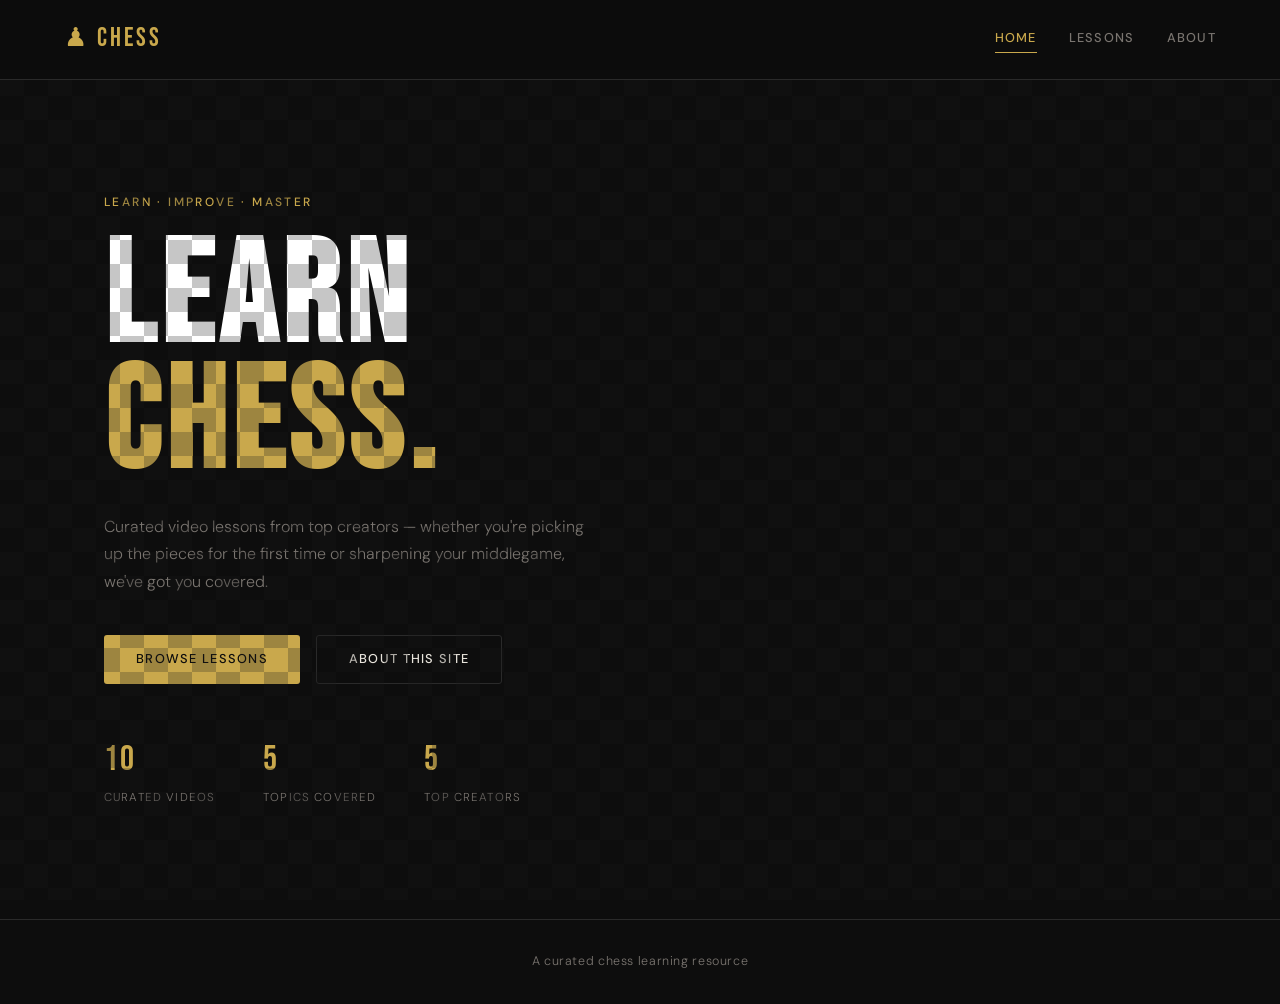
<file: index.html>
<!DOCTYPE html>
<html lang="en">
<head>
  <meta charset="UTF-8">
  <meta name="viewport" content="width=device-width, initial-scale=1.0">
  <title>Chess — Home</title>
  <link rel="stylesheet" href="styles.css">
</head>
<body>

<header>
  <a class="logo" href="index.html">♟ Chess</a>
  <nav>
    <a href="index.html" class="active">Home</a>
    <a href="videos.html">Lessons</a>
    <a href="about.html">About</a>
  </nav>
</header>

<div class="hero">
  <p class="hero-eyebrow">Learn · Improve · Master</p>
  <h1 class="hero-title">Learn<br><span>Chess.</span></h1>
  <p class="hero-desc">
    Curated video lessons from top creators — whether you're picking up the pieces for the first time or sharpening your middlegame, we've got you covered.
  </p>
  <div class="hero-actions">
    <a class="btn btn-primary" href="videos.html">Browse Lessons</a>
    <a class="btn btn-ghost" href="about.html">About This Site</a>
  </div>
  <div class="hero-stat-row">
    <div class="hero-stat">
      <span>10</span>
      <p>Curated Videos</p>
    </div>
    <div class="hero-stat">
      <span>5</span>
      <p>Topics Covered</p>
    </div>
    <div class="hero-stat">
      <span>5</span>
      <p>Top Creators</p>
    </div>
  </div>
</div>

<footer>
  <p>A curated chess learning resource</p>
</footer>

</body>
</html>
</file>
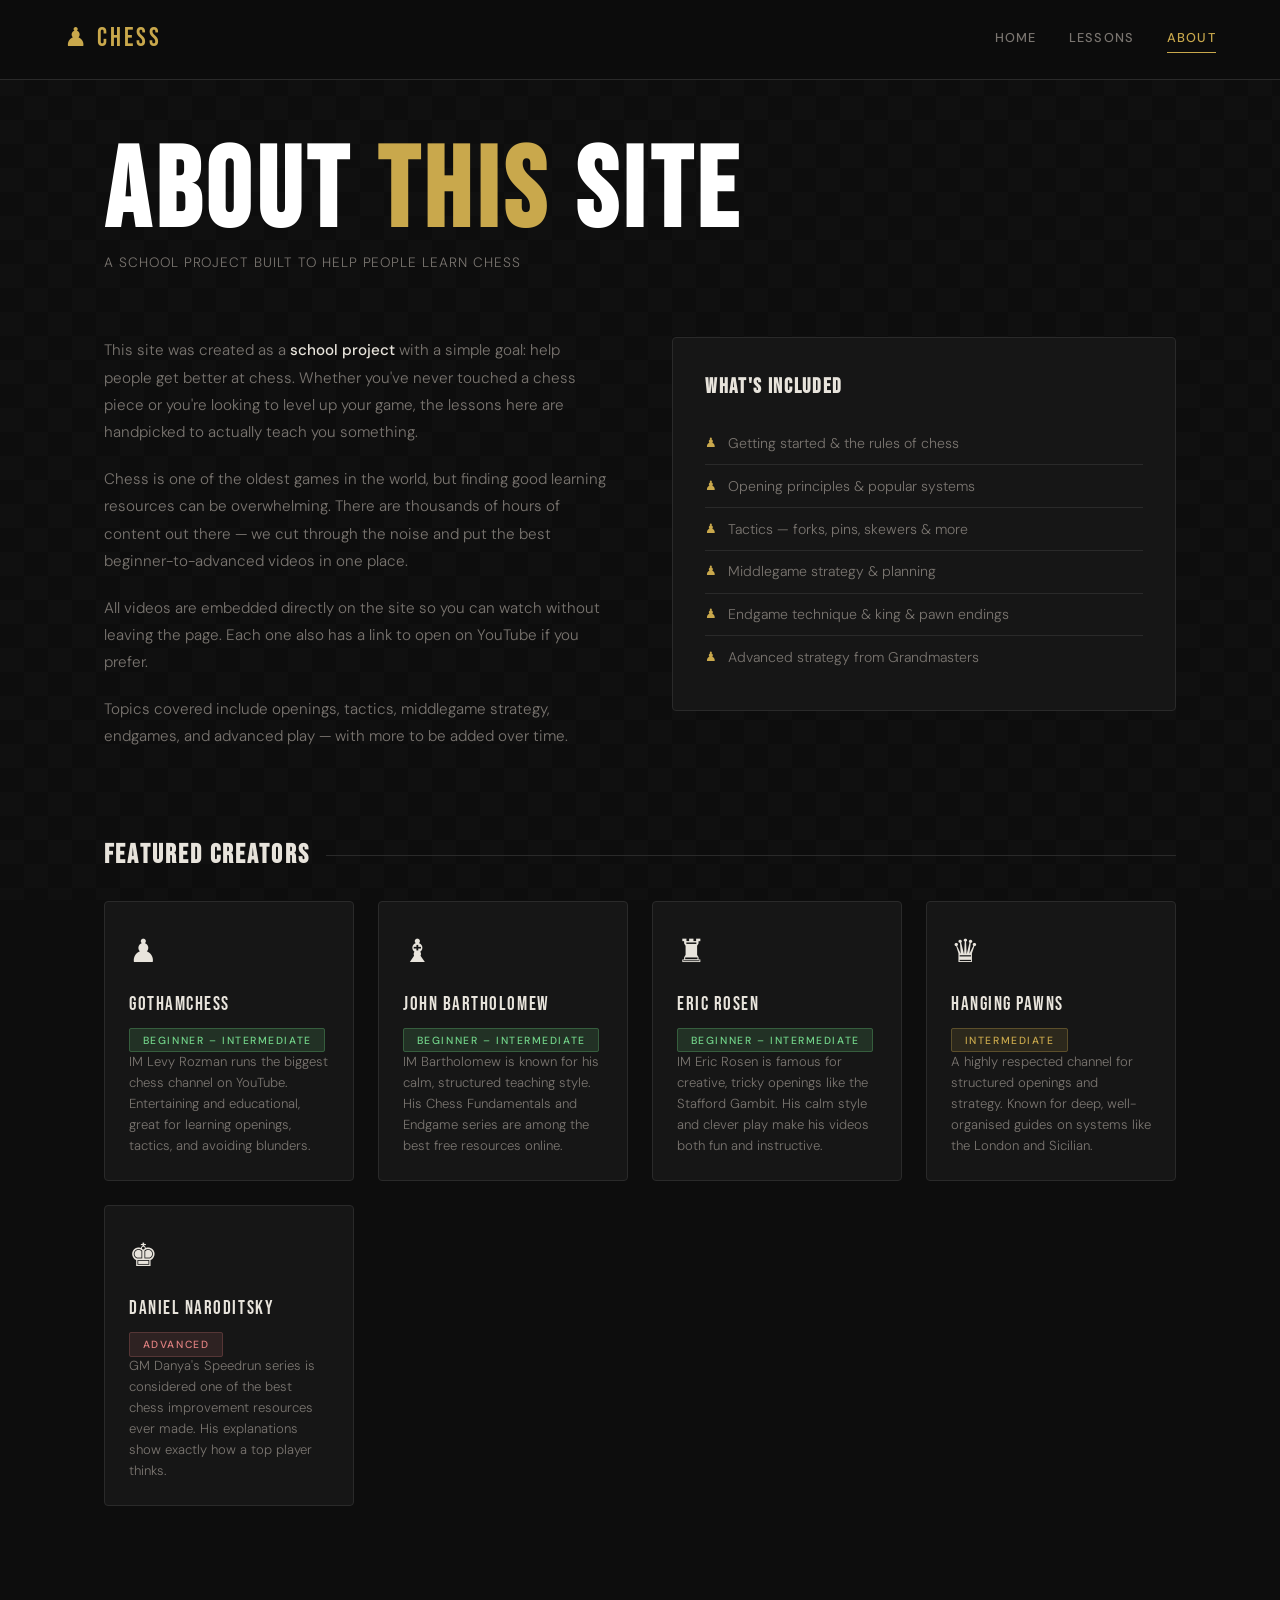
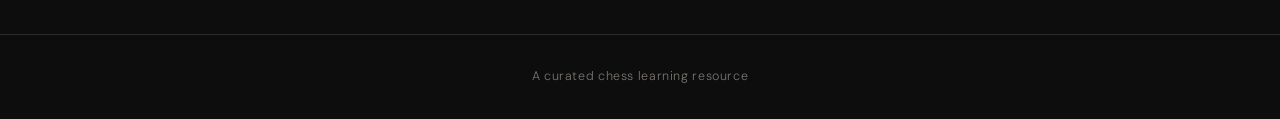
<file: about.html>
<!DOCTYPE html>
<html lang="en">
<head>
  <meta charset="UTF-8">
  <meta name="viewport" content="width=device-width, initial-scale=1.0">
  <title>Chess — About</title>
  <link rel="stylesheet" href="styles.css">
</head>
<body>

<header>
  <a class="logo" href="index.html">♟ Chess</a>
  <nav>
    <a href="index.html">Home</a>
    <a href="videos.html">Lessons</a>
    <a href="about.html" class="active">About</a>
  </nav>
</header>

<main>
  <h1 class="page-title">About <span>This</span> Site</h1>
  <p class="page-subtitle">A school project built to help people learn chess</p>

  <div class="about-grid">
    <div class="about-body">
      <p>
        This site was created as a <strong>school project</strong> with a simple goal: help people get better at chess. Whether you've never touched a chess piece or you're looking to level up your game, the lessons here are handpicked to actually teach you something.
      </p>
      <p>
        Chess is one of the oldest games in the world, but finding good learning resources can be overwhelming. There are thousands of hours of content out there — we cut through the noise and put the best beginner-to-advanced videos in one place.
      </p>
      <p>
        All videos are embedded directly on the site so you can watch without leaving the page. Each one also has a link to open on YouTube if you prefer.
      </p>
      <p>
        Topics covered include openings, tactics, middlegame strategy, endgames, and advanced play — with more to be added over time.
      </p>
    </div>

    <div class="about-card">
      <h3>What's Included</h3>
      <ul>
        <li>Getting started & the rules of chess</li>
        <li>Opening principles & popular systems</li>
        <li>Tactics — forks, pins, skewers & more</li>
        <li>Middlegame strategy & planning</li>
        <li>Endgame technique & king & pawn endings</li>
        <li>Advanced strategy from Grandmasters</li>
      </ul>
    </div>
  </div>

  <div class="section">
    <div class="section-header">
      <h2 class="section-title">Featured Creators</h2>
      <div class="section-line"></div>
    </div>
    <div class="creator-row">

      <div class="creator-card">
        <div class="creator-icon">♟</div>
        <div class="creator-name">GothamChess</div>
        <span class="level-badge beginner">Beginner – Intermediate</span>
        <p class="creator-desc">
          IM Levy Rozman runs the biggest chess channel on YouTube. Entertaining and educational, great for learning openings, tactics, and avoiding blunders.
        </p>
      </div>

      <div class="creator-card">
        <div class="creator-icon">♝</div>
        <div class="creator-name">John Bartholomew</div>
        <span class="level-badge beginner">Beginner – Intermediate</span>
        <p class="creator-desc">
          IM Bartholomew is known for his calm, structured teaching style. His Chess Fundamentals and Endgame series are among the best free resources online.
        </p>
      </div>

      <div class="creator-card">
        <div class="creator-icon">♜</div>
        <div class="creator-name">Eric Rosen</div>
        <span class="level-badge beginner">Beginner – Intermediate</span>
        <p class="creator-desc">
          IM Eric Rosen is famous for creative, tricky openings like the Stafford Gambit. His calm style and clever play make his videos both fun and instructive.
        </p>
      </div>

      <div class="creator-card">
        <div class="creator-icon">♛</div>
        <div class="creator-name">Hanging Pawns</div>
        <span class="level-badge intermediate">Intermediate</span>
        <p class="creator-desc">
          A highly respected channel for structured openings and strategy. Known for deep, well-organised guides on systems like the London and Sicilian.
        </p>
      </div>

      <div class="creator-card">
        <div class="creator-icon">♚</div>
        <div class="creator-name">Daniel Naroditsky</div>
        <span class="level-badge advanced">Advanced</span>
        <p class="creator-desc">
          GM Danya's Speedrun series is considered one of the best chess improvement resources ever made. His explanations show exactly how a top player thinks.
        </p>
      </div>

    </div>
  </div>
</main>

<footer>
  <p>A curated chess learning resource</p>
</footer>

</body>
</html>
</file>
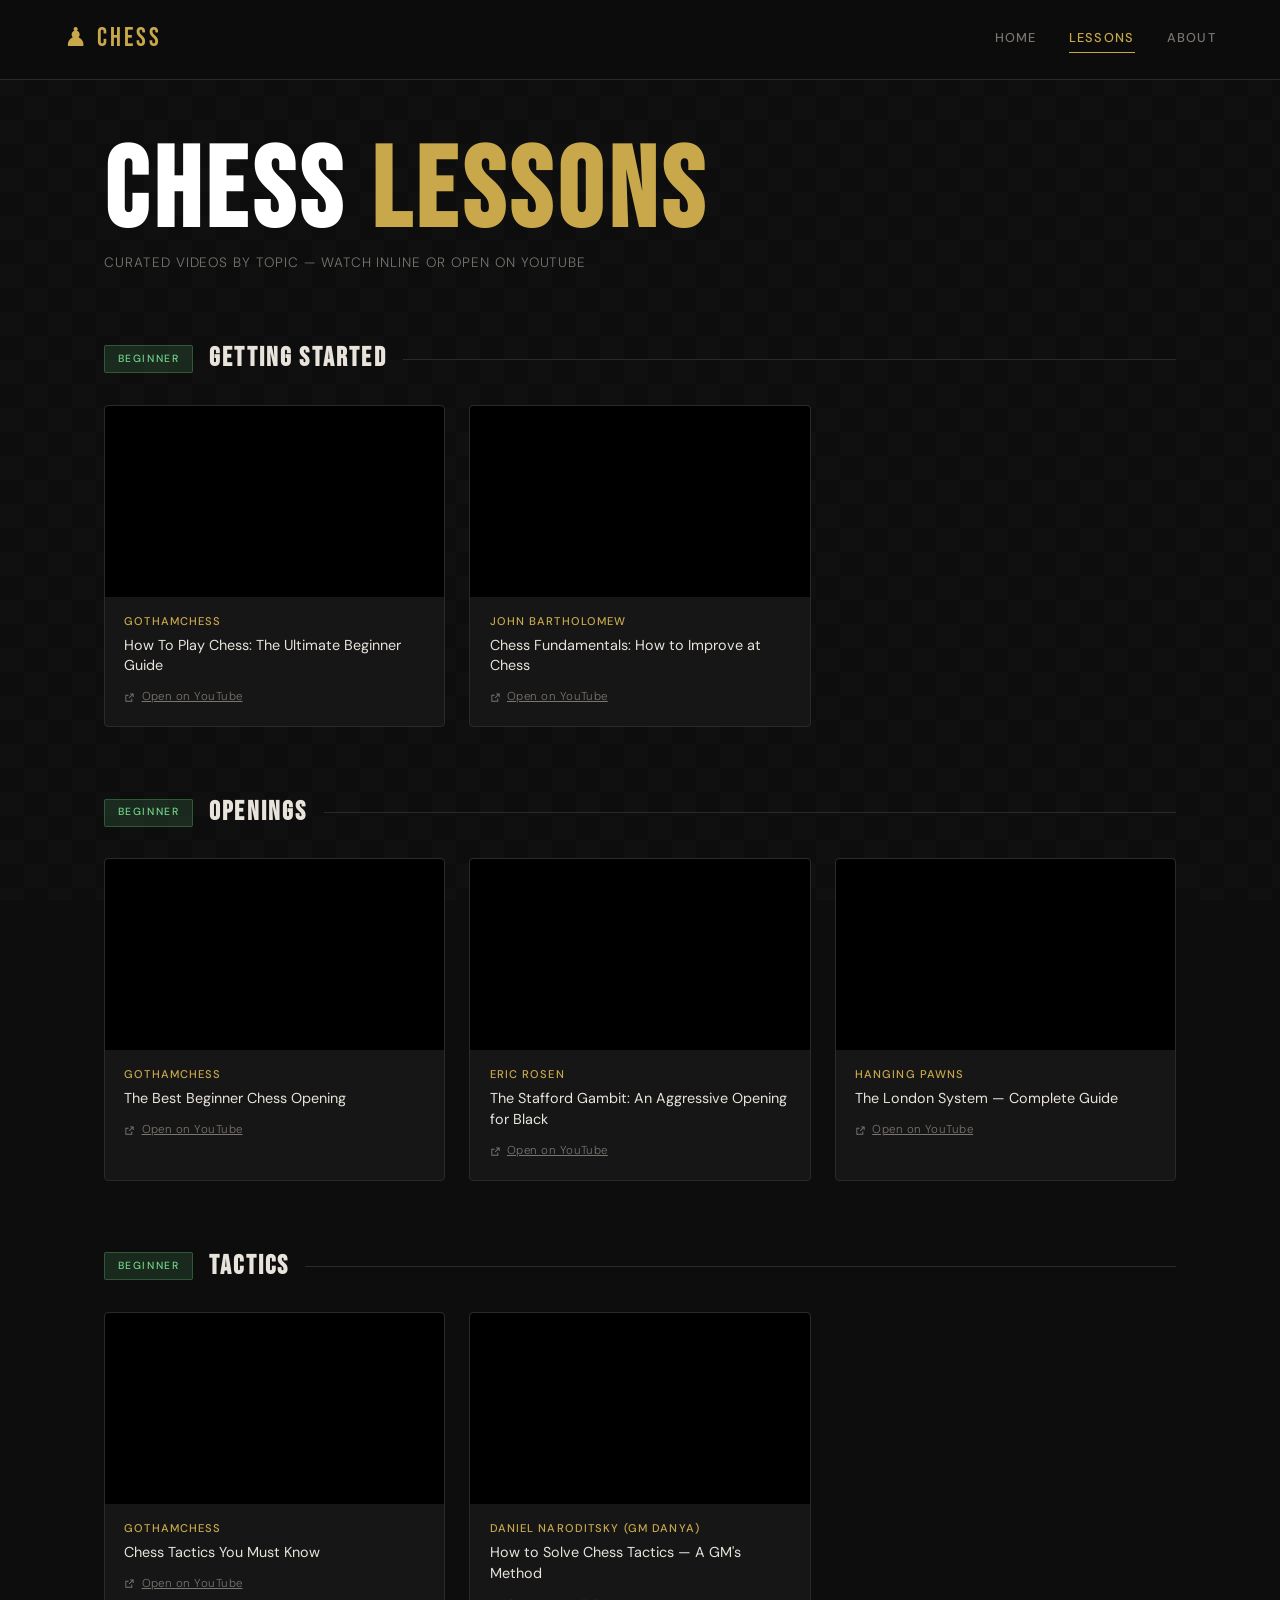
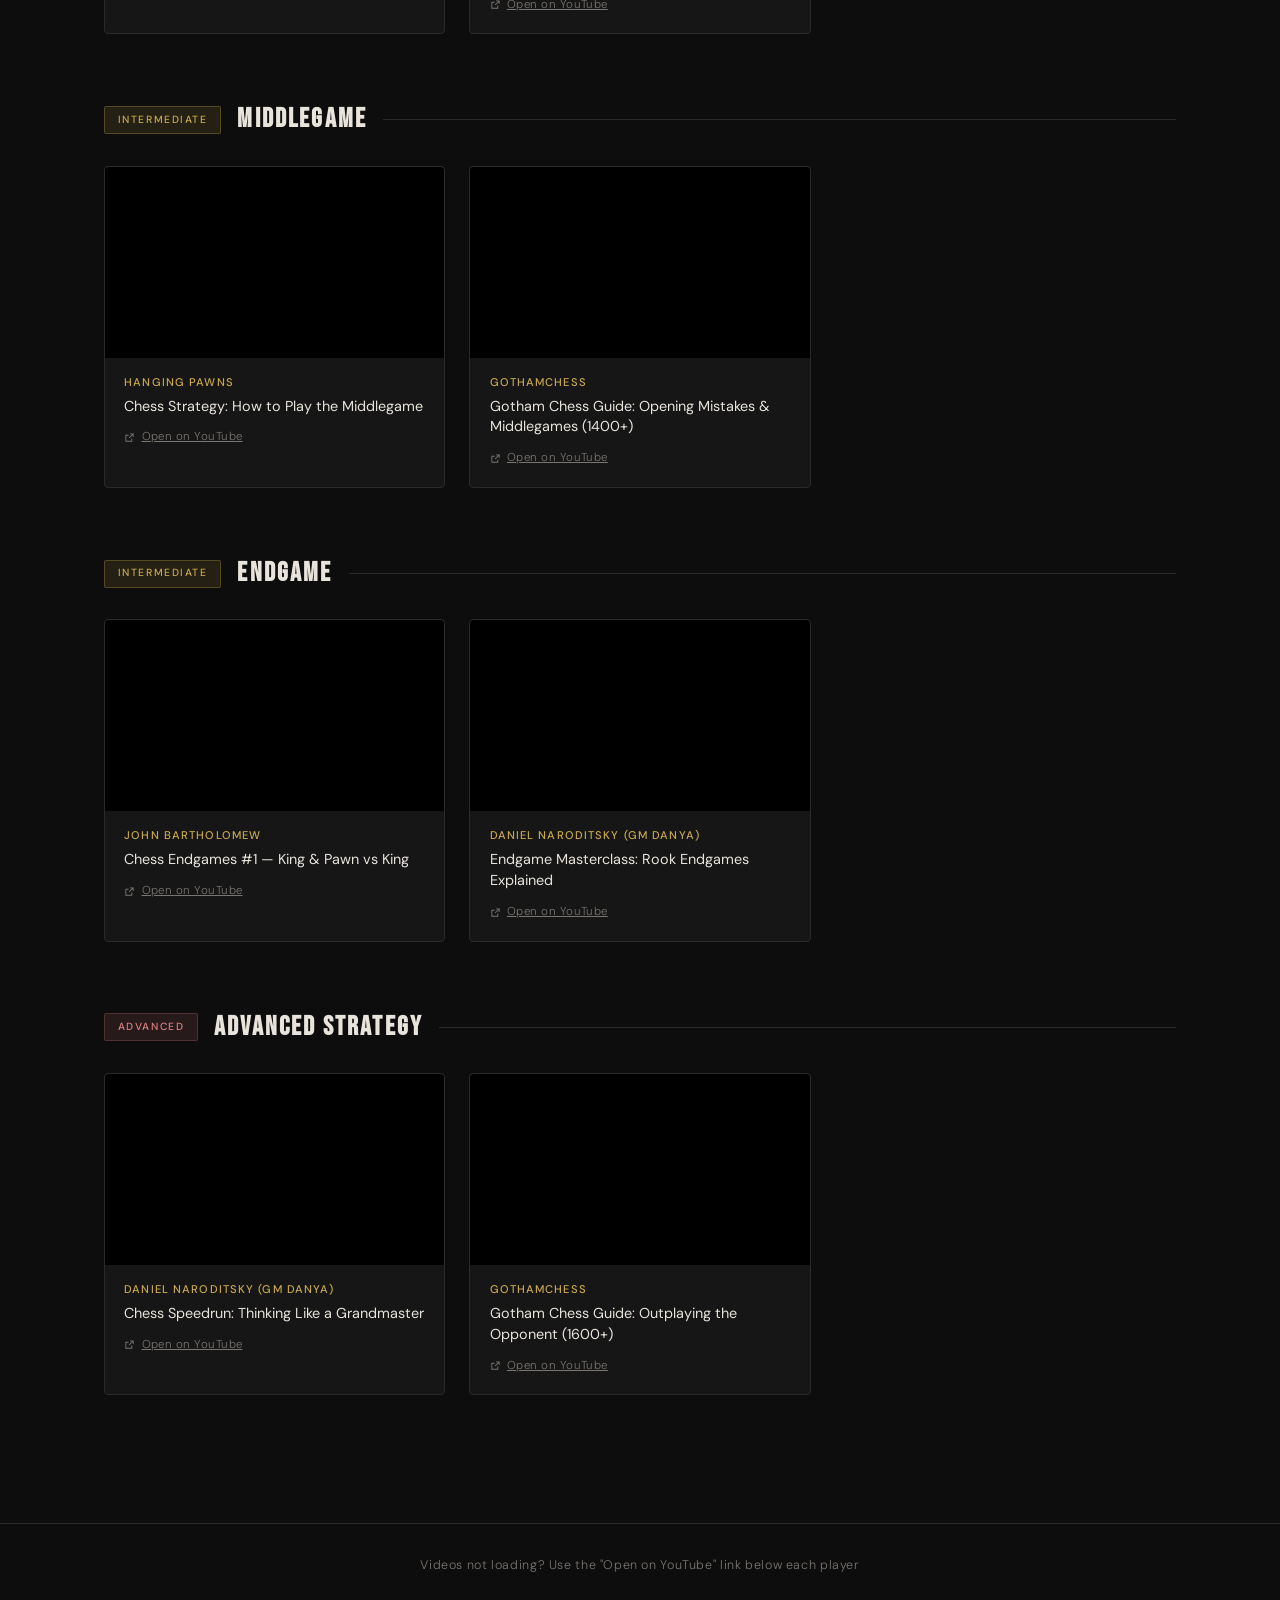
<file: videos.html>
<!DOCTYPE html>
<html lang="en">
<head>
  <meta charset="UTF-8">
  <meta name="viewport" content="width=device-width, initial-scale=1.0">
  <title>Chess — Lessons</title>
  <link rel="stylesheet" href="styles.css">
</head>
<body>

<header>
  <a class="logo" href="index.html">♟ Chess</a>
  <nav>
    <a href="index.html">Home</a>
    <a href="videos.html" class="active">Lessons</a>
    <a href="about.html">About</a>
  </nav>
</header>

<main>
  <h1 class="page-title">Chess <span>Lessons</span></h1>
  <p class="page-subtitle">Curated videos by topic — watch inline or open on YouTube</p>

  <div class="section">
    <div class="section-header">
      <span class="level-badge beginner">Beginner</span>
      <h2 class="section-title">Getting Started</h2>
      <div class="section-line"></div>
    </div>
    <div class="video-grid">

      <div class="video-card">
        <div class="embed-wrap">
          <iframe src="https://www.youtube.com/embed/OCSbzArwB10?rel=0"
            allow="accelerometer; autoplay; clipboard-write; encrypted-media; gyroscope; picture-in-picture; web-share"
            allowfullscreen referrerpolicy="strict-origin-when-cross-origin"></iframe>
        </div>
        <div class="card-body">
          <div class="card-channel">GothamChess</div>
          <div class="card-title">How To Play Chess: The Ultimate Beginner Guide</div>
          <a class="card-cta" href="https://www.youtube.com/watch?v=OCSbzArwB10" target="_blank" rel="noopener">
            <svg viewBox="0 0 24 24"><path d="M10 6v2H5v11h11v-5h2v7H3V6h7zm11-3v8h-2V6.41l-7.29 7.3-1.42-1.42L17.59 5H13V3h8z"/></svg>
            Open on YouTube
          </a>
        </div>
      </div>

      <div class="video-card">
        <div class="embed-wrap">
          <iframe src="https://www.youtube.com/embed/z-ttu7dyBCM?rel=0"
            allow="accelerometer; autoplay; clipboard-write; encrypted-media; gyroscope; picture-in-picture; web-share"
            allowfullscreen referrerpolicy="strict-origin-when-cross-origin"></iframe>
        </div>
        <div class="card-body">
          <div class="card-channel">John Bartholomew</div>
          <div class="card-title">Chess Fundamentals: How to Improve at Chess</div>
          <a class="card-cta" href="https://www.youtube.com/watch?v=z-ttu7dyBCM" target="_blank" rel="noopener">
            <svg viewBox="0 0 24 24"><path d="M10 6v2H5v11h11v-5h2v7H3V6h7zm11-3v8h-2V6.41l-7.29 7.3-1.42-1.42L17.59 5H13V3h8z"/></svg>
            Open on YouTube
          </a>
        </div>
      </div>

    </div>
  </div>

  <div class="section">
    <div class="section-header">
      <span class="level-badge beginner">Beginner</span>
      <h2 class="section-title">Openings</h2>
      <div class="section-line"></div>
    </div>
    <div class="video-grid">

      <div class="video-card">
        <div class="embed-wrap">
          <iframe src="https://www.youtube.com/embed/TemLSMDKSMw?rel=0"
            allow="accelerometer; autoplay; clipboard-write; encrypted-media; gyroscope; picture-in-picture; web-share"
            allowfullscreen referrerpolicy="strict-origin-when-cross-origin"></iframe>
        </div>
        <div class="card-body">
          <div class="card-channel">GothamChess</div>
          <div class="card-title">The Best Beginner Chess Opening</div>
          <a class="card-cta" href="https://www.youtube.com/watch?v=TemLSMDKSMw" target="_blank" rel="noopener">
            <svg viewBox="0 0 24 24"><path d="M10 6v2H5v11h11v-5h2v7H3V6h7zm11-3v8h-2V6.41l-7.29 7.3-1.42-1.42L17.59 5H13V3h8z"/></svg>
            Open on YouTube
          </a>
        </div>
      </div>

      <div class="video-card">
        <div class="embed-wrap">
          <iframe src="https://www.youtube.com/embed/nH_fiqlLp2U?rel=0"
            allow="accelerometer; autoplay; clipboard-write; encrypted-media; gyroscope; picture-in-picture; web-share"
            allowfullscreen referrerpolicy="strict-origin-when-cross-origin"></iframe>
        </div>
        <div class="card-body">
          <div class="card-channel">Eric Rosen</div>
          <div class="card-title">The Stafford Gambit: An Aggressive Opening for Black</div>
          <a class="card-cta" href="https://www.youtube.com/watch?v=nH_fiqlLp2U" target="_blank" rel="noopener">
            <svg viewBox="0 0 24 24"><path d="M10 6v2H5v11h11v-5h2v7H3V6h7zm11-3v8h-2V6.41l-7.29 7.3-1.42-1.42L17.59 5H13V3h8z"/></svg>
            Open on YouTube
          </a>
        </div>
      </div>

      <div class="video-card">
        <div class="embed-wrap">
          <iframe src="https://www.youtube.com/embed/AqDkJsx4dHM?rel=0"
            allow="accelerometer; autoplay; clipboard-write; encrypted-media; gyroscope; picture-in-picture; web-share"
            allowfullscreen referrerpolicy="strict-origin-when-cross-origin"></iframe>
        </div>
        <div class="card-body">
          <div class="card-channel">Hanging Pawns</div>
          <div class="card-title">The London System — Complete Guide</div>
          <a class="card-cta" href="https://www.youtube.com/watch?v=AqDkJsx4dHM" target="_blank" rel="noopener">
            <svg viewBox="0 0 24 24"><path d="M10 6v2H5v11h11v-5h2v7H3V6h7zm11-3v8h-2V6.41l-7.29 7.3-1.42-1.42L17.59 5H13V3h8z"/></svg>
            Open on YouTube
          </a>
        </div>
      </div>

    </div>
  </div>

  <div class="section">
    <div class="section-header">
      <span class="level-badge beginner">Beginner</span>
      <h2 class="section-title">Tactics</h2>
      <div class="section-line"></div>
    </div>
    <div class="video-grid">

      <div class="video-card">
        <div class="embed-wrap">
          <iframe src="https://www.youtube.com/embed/8IlJ3v8I4Z8?rel=0"
            allow="accelerometer; autoplay; clipboard-write; encrypted-media; gyroscope; picture-in-picture; web-share"
            allowfullscreen referrerpolicy="strict-origin-when-cross-origin"></iframe>
        </div>
        <div class="card-body">
          <div class="card-channel">GothamChess</div>
          <div class="card-title">Chess Tactics You Must Know</div>
          <a class="card-cta" href="https://www.youtube.com/watch?v=8IlJ3v8I4Z8" target="_blank" rel="noopener">
            <svg viewBox="0 0 24 24"><path d="M10 6v2H5v11h11v-5h2v7H3V6h7zm11-3v8h-2V6.41l-7.29 7.3-1.42-1.42L17.59 5H13V3h8z"/></svg>
            Open on YouTube
          </a>
        </div>
      </div>
      <div class="video-card">
        <div class="embed-wrap">
          <iframe src="https://www.youtube.com/embed/oSCkOqGT9j0?rel=0"
            allow="accelerometer; autoplay; clipboard-write; encrypted-media; gyroscope; picture-in-picture; web-share"
            allowfullscreen referrerpolicy="strict-origin-when-cross-origin"></iframe>
        </div>
        <div class="card-body">
          <div class="card-channel">Daniel Naroditsky (GM Danya)</div>
          <div class="card-title">How to Solve Chess Tactics — A GM's Method</div>
          <a class="card-cta" href="https://www.youtube.com/watch?v=oSCkOqGT9j0" target="_blank" rel="noopener">
            <svg viewBox="0 0 24 24"><path d="M10 6v2H5v11h11v-5h2v7H3V6h7zm11-3v8h-2V6.41l-7.29 7.3-1.42-1.42L17.59 5H13V3h8z"/></svg>
            Open on YouTube
          </a>
        </div>
      </div>

    </div>
  </div>
  <div class="section">
    <div class="section-header">
      <span class="level-badge intermediate">Intermediate</span>
      <h2 class="section-title">Middlegame</h2>
      <div class="section-line"></div>
    </div>
    <div class="video-grid">
      <div class="video-card">
        <div class="embed-wrap">
          <iframe src="https://www.youtube.com/embed/5eB5XRSO14c?rel=0"
            allow="accelerometer; autoplay; clipboard-write; encrypted-media; gyroscope; picture-in-picture; web-share"
            allowfullscreen referrerpolicy="strict-origin-when-cross-origin"></iframe>
        </div>
        <div class="card-body">
          <div class="card-channel">Hanging Pawns</div>
          <div class="card-title">Chess Strategy: How to Play the Middlegame</div>
          <a class="card-cta" href="https://www.youtube.com/watch?v=5eB5XRSO14c" target="_blank" rel="noopener">
            <svg viewBox="0 0 24 24"><path d="M10 6v2H5v11h11v-5h2v7H3V6h7zm11-3v8h-2V6.41l-7.29 7.3-1.42-1.42L17.59 5H13V3h8z"/></svg>
            Open on YouTube
          </a>
        </div>
      </div>
      <div class="video-card">
        <div class="embed-wrap">
          <iframe src="https://www.youtube.com/embed/6IegDENuxU4?rel=0"
            allow="accelerometer; autoplay; clipboard-write; encrypted-media; gyroscope; picture-in-picture; web-share"
            allowfullscreen referrerpolicy="strict-origin-when-cross-origin"></iframe>
        </div>
        <div class="card-body">
          <div class="card-channel">GothamChess</div>
          <div class="card-title">Gotham Chess Guide: Opening Mistakes & Middlegames (1400+)</div>
          <a class="card-cta" href="https://www.youtube.com/watch?v=6IegDENuxU4" target="_blank" rel="noopener">
            <svg viewBox="0 0 24 24"><path d="M10 6v2H5v11h11v-5h2v7H3V6h7zm11-3v8h-2V6.41l-7.29 7.3-1.42-1.42L17.59 5H13V3h8z"/></svg>
            Open on YouTube
          </a>
        </div>
      </div>

    </div>
  </div>
  <div class="section">
    <div class="section-header">
      <span class="level-badge intermediate">Intermediate</span>
      <h2 class="section-title">Endgame</h2>
      <div class="section-line"></div>
    </div>
    <div class="video-grid">
      <div class="video-card">
        <div class="embed-wrap">
          <iframe src="https://www.youtube.com/embed/VItTGMNKi6U?rel=0"
            allow="accelerometer; autoplay; clipboard-write; encrypted-media; gyroscope; picture-in-picture; web-share"
            allowfullscreen referrerpolicy="strict-origin-when-cross-origin"></iframe>
        </div>
        <div class="card-body">
          <div class="card-channel">John Bartholomew</div>
          <div class="card-title">Chess Endgames #1 — King & Pawn vs King</div>
          <a class="card-cta" href="https://www.youtube.com/watch?v=VItTGMNKi6U" target="_blank" rel="noopener">
            <svg viewBox="0 0 24 24"><path d="M10 6v2H5v11h11v-5h2v7H3V6h7zm11-3v8h-2V6.41l-7.29 7.3-1.42-1.42L17.59 5H13V3h8z"/></svg>
            Open on YouTube
          </a>
        </div>
      </div>

      <!-- Daniel Naroditsky — Endgame -->
      <div class="video-card">
        <div class="embed-wrap">
          <iframe src="https://www.youtube.com/embed/EcK9QqQy4xU?rel=0"
            allow="accelerometer; autoplay; clipboard-write; encrypted-media; gyroscope; picture-in-picture; web-share"
            allowfullscreen referrerpolicy="strict-origin-when-cross-origin"></iframe>
        </div>
        <div class="card-body">
          <div class="card-channel">Daniel Naroditsky (GM Danya)</div>
          <div class="card-title">Endgame Masterclass: Rook Endgames Explained</div>
          <a class="card-cta" href="https://www.youtube.com/watch?v=EcK9QqQy4xU" target="_blank" rel="noopener">
            <svg viewBox="0 0 24 24"><path d="M10 6v2H5v11h11v-5h2v7H3V6h7zm11-3v8h-2V6.41l-7.29 7.3-1.42-1.42L17.59 5H13V3h8z"/></svg>
            Open on YouTube
          </a>
        </div>
      </div>

    </div>
  </div>
  <div class="section">
    <div class="section-header">
      <span class="level-badge advanced">Advanced</span>
      <h2 class="section-title">Advanced Strategy</h2>
      <div class="section-line"></div>
    </div>
    <div class="video-grid">
      <div class="video-card">
        <div class="embed-wrap">
          <iframe src="https://www.youtube.com/embed/zEBfJS0BhOM?rel=0"
            allow="accelerometer; autoplay; clipboard-write; encrypted-media; gyroscope; picture-in-picture; web-share"
            allowfullscreen referrerpolicy="strict-origin-when-cross-origin"></iframe>
        </div>
        <div class="card-body">
          <div class="card-channel">Daniel Naroditsky (GM Danya)</div>
          <div class="card-title">Chess Speedrun: Thinking Like a Grandmaster</div>
          <a class="card-cta" href="https://www.youtube.com/watch?v=zEBfJS0BhOM" target="_blank" rel="noopener">
            <svg viewBox="0 0 24 24"><path d="M10 6v2H5v11h11v-5h2v7H3V6h7zm11-3v8h-2V6.41l-7.29 7.3-1.42-1.42L17.59 5H13V3h8z"/></svg>
            Open on YouTube
          </a>
        </div>
      </div>
      <div class="video-card">
        <div class="embed-wrap">
          <iframe src="https://www.youtube.com/embed/NFod-ozimmM?rel=0"
            allow="accelerometer; autoplay; clipboard-write; encrypted-media; gyroscope; picture-in-picture; web-share"
            allowfullscreen referrerpolicy="strict-origin-when-cross-origin"></iframe>
        </div>
        <div class="card-body">
          <div class="card-channel">GothamChess</div>
          <div class="card-title">Gotham Chess Guide: Outplaying the Opponent (1600+)</div>
          <a class="card-cta" href="https://www.youtube.com/watch?v=NFod-ozimmM" target="_blank" rel="noopener">
            <svg viewBox="0 0 24 24"><path d="M10 6v2H5v11h11v-5h2v7H3V6h7zm11-3v8h-2V6.41l-7.29 7.3-1.42-1.42L17.59 5H13V3h8z"/></svg>
            Open on YouTube
          </a>
        </div>
      </div>

    </div>
  </div>

</main>

<footer>
  <p>Videos not loading? Use the "Open on YouTube" link below each player</p>
</footer>

</body>
</html>
</file>
<file: styles.css>
@import url('https://fonts.googleapis.com/css2?family=Bebas+Neue&family=DM+Sans:ital,wght@0,300;0,400;0,500;1,300&display=swap');

*, *::before, *::after { box-sizing: border-box; margin: 0; padding: 0; }

:root {
  --bg:         #0d0d0d;
  --surface:    #161616;
  --surface2:   #1e1e1e;
  --border:     #2a2a2a;
  --gold:       #c9a84c;
  --gold-light: #e8c96a;
  --gold-dim:   rgba(201,168,76,0.12);
  --text:       #e8e4dc;
  --muted:      #7a7570;
  --white:      #ffffff;
  --green:      #72d48a;
  --green-dim:  rgba(100,200,120,0.15);
  --green-border: rgba(100,200,120,0.3);
}

html { scroll-behavior: smooth; }

body {
  background: var(--bg);
  color: var(--text);
  font-family: 'DM Sans', sans-serif;
  font-weight: 300;
  min-height: 100vh;
  overflow-x: hidden;
  line-height: 1.6;
}

body::before {
  content: '';
  position: fixed;
  inset: 0;
  background-image: repeating-conic-gradient(#1a1a1a 0% 25%, transparent 0% 50%);
  background-size: 48px 48px;
  opacity: 0.25;
  pointer-events: none;
  z-index: 0;
}

header {
  position: sticky;
  top: 0;
  z-index: 100;
  padding: 1.2rem 4rem;
  display: flex;
  align-items: center;
  justify-content: space-between;
  border-bottom: 1px solid var(--border);
  background: rgba(13,13,13,0.9);
  backdrop-filter: blur(14px);
}

.logo {
  font-family: 'Bebas Neue', sans-serif;
  font-size: 1.6rem;
  letter-spacing: 0.12em;
  color: var(--gold);
  text-decoration: none;
  transition: color 0.2s;
}
.logo:hover { color: var(--gold-light); }

nav { display: flex; gap: 2rem; }

nav a {
  color: var(--muted);
  text-decoration: none;
  font-size: 0.8rem;
  letter-spacing: 0.1em;
  text-transform: uppercase;
  font-weight: 500;
  transition: color 0.2s;
  position: relative;
  padding-bottom: 2px;
}
nav a::after {
  content: '';
  position: absolute;
  bottom: -2px; left: 0;
  width: 0; height: 1px;
  background: var(--gold);
  transition: width 0.25s;
}
nav a:hover, nav a.active { color: var(--gold); }
nav a:hover::after, nav a.active::after { width: 100%; }

main {
  position: relative;
  z-index: 1;
  padding: 4rem;
  max-width: 1200px;
  margin: 0 auto;
}

.page-title {
  font-family: 'Bebas Neue', sans-serif;
  font-size: clamp(3.5rem, 9vw, 7rem);
  letter-spacing: 0.05em;
  line-height: 0.9;
  color: var(--white);
  margin-bottom: 0.4rem;
}
.page-title span { color: var(--gold); }

.page-subtitle {
  color: var(--muted);
  font-size: 0.85rem;
  letter-spacing: 0.07em;
  text-transform: uppercase;
  margin-bottom: 4rem;
}

.section { margin-bottom: 4rem; }

.section-header {
  display: flex;
  align-items: center;
  gap: 1rem;
  margin-bottom: 1.5rem;
}

.level-badge {
  font-size: 0.65rem;
  font-weight: 500;
  letter-spacing: 0.15em;
  padding: 0.3rem 0.8rem;
  border-radius: 2px;
  text-transform: uppercase;
  white-space: nowrap;
}
.level-badge.beginner {
  background: var(--green-dim);
  color: var(--green);
  border: 1px solid var(--green-border);
}
.level-badge.intermediate {
  background: var(--gold-dim);
  color: var(--gold);
  border: 1px solid rgba(201,168,76,0.3);
}
.level-badge.advanced {
  background: rgba(180, 100, 100, 0.15);
  color: #e08080;
  border: 1px solid rgba(180, 100, 100, 0.3);
}

.section-title {
  font-family: 'Bebas Neue', sans-serif;
  font-size: 1.7rem;
  letter-spacing: 0.08em;
  color: var(--text);
}
.section-line {
  flex: 1;
  height: 1px;
  background: var(--border);
}

/* ---- VIDEO GRID ---- */
.video-grid {
  display: grid;
  grid-template-columns: repeat(auto-fill, minmax(300px, 1fr));
  gap: 1.5rem;
}

.video-card {
  background: var(--surface);
  border: 1px solid var(--border);
  border-radius: 4px;
  overflow: hidden;
  text-decoration: none;
  display: block;
  transition: transform 0.25s ease, border-color 0.25s ease, box-shadow 0.25s ease;
}
.video-card:hover {
  transform: translateY(-5px);
  border-color: var(--gold);
  box-shadow: 0 14px 40px rgba(201,168,76,0.12);
}

.thumbnail-wrap {
  position: relative;
  aspect-ratio: 16/9;
  background: #111;
  overflow: hidden;
}
.thumbnail-wrap img {
  width: 100%; height: 100%;
  object-fit: cover;
  display: block;
  opacity: 0.8;
  transition: transform 0.4s ease, opacity 0.3s;
}
.video-card:hover .thumbnail-wrap img {
  transform: scale(1.05);
  opacity: 1;
}

.play-btn {
  position: absolute;
  inset: 0;
  display: flex;
  align-items: center;
  justify-content: center;
  background: rgba(0,0,0,0.25);
  transition: background 0.25s;
}
.video-card:hover .play-btn { background: rgba(0,0,0,0.05); }

.play-circle {
  width: 52px; height: 52px;
  border-radius: 50%;
  background: rgba(201,168,76,0.9);
  display: flex;
  align-items: center;
  justify-content: center;
  transition: transform 0.25s, background 0.25s;
  box-shadow: 0 4px 24px rgba(0,0,0,0.5);
}
.video-card:hover .play-circle {
  transform: scale(1.12);
  background: var(--gold-light);
}
.play-circle svg { width: 18px; height: 18px; fill: #0d0d0d; margin-left: 3px; }

.yt-badge {
  position: absolute;
  bottom: 8px; right: 8px;
  background: rgba(0,0,0,0.8);
  color: #fff;
  font-size: 0.6rem;
  font-weight: 500;
  letter-spacing: 0.06em;
  padding: 3px 7px;
  border-radius: 2px;
  text-transform: uppercase;
}

.card-body { padding: 1rem 1.2rem 1.2rem; }
.card-channel {
  font-size: 0.7rem;
  text-transform: uppercase;
  letter-spacing: 0.1em;
  color: var(--gold);
  margin-bottom: 0.25rem;
  font-weight: 500;
}
.card-title {
  font-size: 0.9rem;
  color: var(--text);
  font-weight: 400;
  line-height: 1.45;
}
.card-cta {
  margin-top: 0.75rem;
  font-size: 0.72rem;
  color: var(--muted);
  display: flex;
  align-items: center;
  gap: 0.4rem;
  letter-spacing: 0.04em;
  transition: color 0.2s;
}
.video-card:hover .card-cta { color: var(--gold); }
.card-cta svg { width: 11px; height: 11px; fill: currentColor; flex-shrink: 0; }

.embed-wrap {
  position: relative;
  aspect-ratio: 16/9;
  background: #000;
  border-radius: 4px 4px 0 0;
  overflow: hidden;
}
.embed-wrap iframe {
  position: absolute;
  inset: 0;
  width: 100%;
  height: 100%;
  border: none;
  display: block;
}

footer {
  position: relative;
  z-index: 1;
  text-align: center;
  padding: 2rem 4rem;
  border-top: 1px solid var(--border);
  color: var(--muted);
  font-size: 0.78rem;
  letter-spacing: 0.05em;
}
.hero {
  min-height: calc(100vh - 61px);
  display: flex;
  flex-direction: column;
  justify-content: center;
  z-index: 1;
  padding: 4rem;
  max-width: 1200px;
  margin: 0 auto;
}

.hero-eyebrow {
  font-size: 0.75rem;
  letter-spacing: 0.2em;
  text-transform: uppercase;
  color: var(--gold);
  margin-bottom: 1.5rem;
  font-weight: 500;
}

.hero-title {
  font-family: 'Bebas Neue', sans-serif;
  font-size: clamp(4rem, 12vw, 9rem);
  letter-spacing: 0.04em;
  line-height: 0.88;
  color: var(--white);
  margin-bottom: 1.5rem;
}
.hero-title span { color: var(--gold); }

.hero-desc {
  max-width: 480px;
  font-size: 1rem;
  color: var(--muted);
  line-height: 1.7;
  margin-bottom: 2.5rem;
  font-weight: 300;
}

.hero-actions { display: flex; gap: 1rem; flex-wrap: wrap; margin-bottom: 3rem; }

.btn {
  display: inline-flex;
  align-items: center;
  gap: 0.5rem;
  padding: 0.85rem 2rem;
  border-radius: 3px;
  font-size: 0.8rem;
  font-weight: 500;
  letter-spacing: 0.1em;
  text-transform: uppercase;
  text-decoration: none;
  transition: all 0.25s;
  font-family: 'DM Sans', sans-serif;
}
.btn-primary {
  background: var(--gold);
  color: #0d0d0d;
}
.btn-primary:hover {
  background: var(--gold-light);
  transform: translateY(-2px);
  box-shadow: 0 8px 24px rgba(201,168,76,0.25);
}
.btn-ghost {
  background: transparent;
  color: var(--text);
  border: 1px solid var(--border);
}
.btn-ghost:hover {
  border-color: var(--gold);
  color: var(--gold);
  transform: translateY(-2px);
}

.hero-stat-row {
  display: flex;
  gap: 3rem;
}
.hero-stat span {
  display: block;
  font-family: 'Bebas Neue', sans-serif;
  font-size: 2.2rem;
  color: var(--gold);
  letter-spacing: 0.05em;
}
.hero-stat p {
  font-size: 0.72rem;
  text-transform: uppercase;
  letter-spacing: 0.1em;
  color: var(--muted);
}

.about-grid {
  display: grid;
  grid-template-columns: 1fr 1fr;
  gap: 4rem;
  align-items: start;
  margin-bottom: 4rem;
}

.about-body p {
  color: var(--muted);
  font-size: 0.95rem;
  line-height: 1.8;
  margin-bottom: 1.2rem;
  font-weight: 300;
}
.about-body p strong {
  color: var(--text);
  font-weight: 500;
}

.about-card {
  background: var(--surface);
  border: 1px solid var(--border);
  border-radius: 4px;
  padding: 2rem;
}
.about-card h3 {
  font-family: 'Bebas Neue', sans-serif;
  font-size: 1.3rem;
  letter-spacing: 0.08em;
  color: var(--text);
  margin-bottom: 1.2rem;
}
.about-card ul {
  list-style: none;
}
.about-card ul li {
  padding: 0.6rem 0;
  border-bottom: 1px solid var(--border);
  font-size: 0.88rem;
  color: var(--muted);
  display: flex;
  align-items: center;
  gap: 0.7rem;
}
.about-card ul li:last-child { border-bottom: none; }
.about-card ul li::before {
  content: '♟';
  color: var(--gold);
  font-size: 0.8rem;
  flex-shrink: 0;
}

.creator-row {
  display: grid;
  grid-template-columns: repeat(auto-fill, minmax(240px, 1fr));
  gap: 1.5rem;
}
.creator-card {
  background: var(--surface);
  border: 1px solid var(--border);
  border-radius: 4px;
  padding: 1.5rem;
  transition: border-color 0.25s, transform 0.25s;
}
.creator-card:hover {
  border-color: var(--gold);
  transform: translateY(-3px);
}
.creator-icon {
  font-size: 2rem;
  margin-bottom: 0.8rem;
}
.creator-name {
  font-family: 'Bebas Neue', sans-serif;
  font-size: 1.2rem;
  letter-spacing: 0.08em;
  color: var(--text);
  margin-bottom: 0.3rem;
}
.creator-level {
  display: inline-block;
  font-size: 0.65rem;
  font-weight: 500;
  letter-spacing: 0.12em;
  text-transform: uppercase;
  padding: 0.2rem 0.6rem;
  border-radius: 2px;
  margin-bottom: 0.6rem;
}
.creator-desc {
  font-size: 0.82rem;
  color: var(--muted);
  line-height: 1.6;
}
@media (max-width: 900px) {
  .about-grid { grid-template-columns: 1fr; gap: 2rem; }
}

@media (max-width: 640px) {
  header { padding: 1rem 1.5rem; }
  main, .hero { padding: 2rem 1.5rem; }
  footer { padding: 1.5rem; }
  .video-grid { grid-template-columns: 1fr; }
  .hero-stat-row { gap: 2rem; flex-wrap: wrap; }
}
</file>
